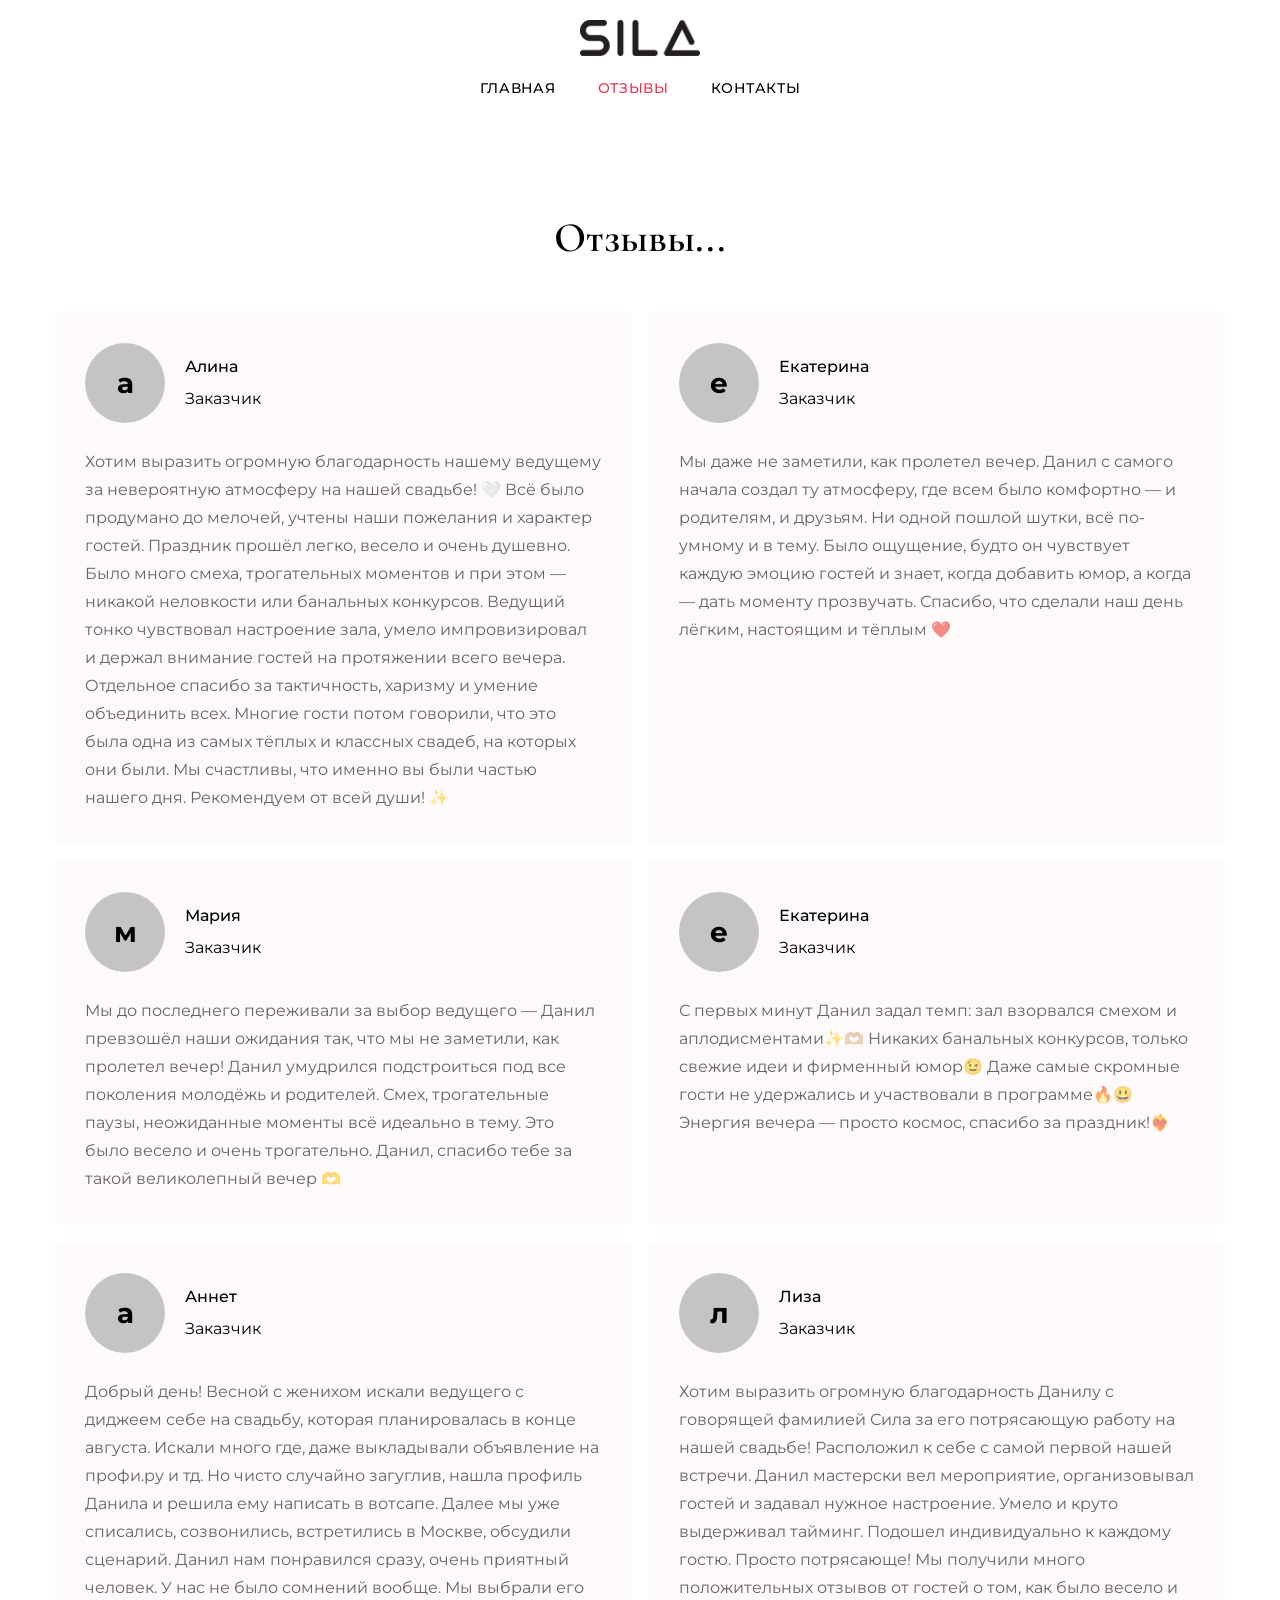
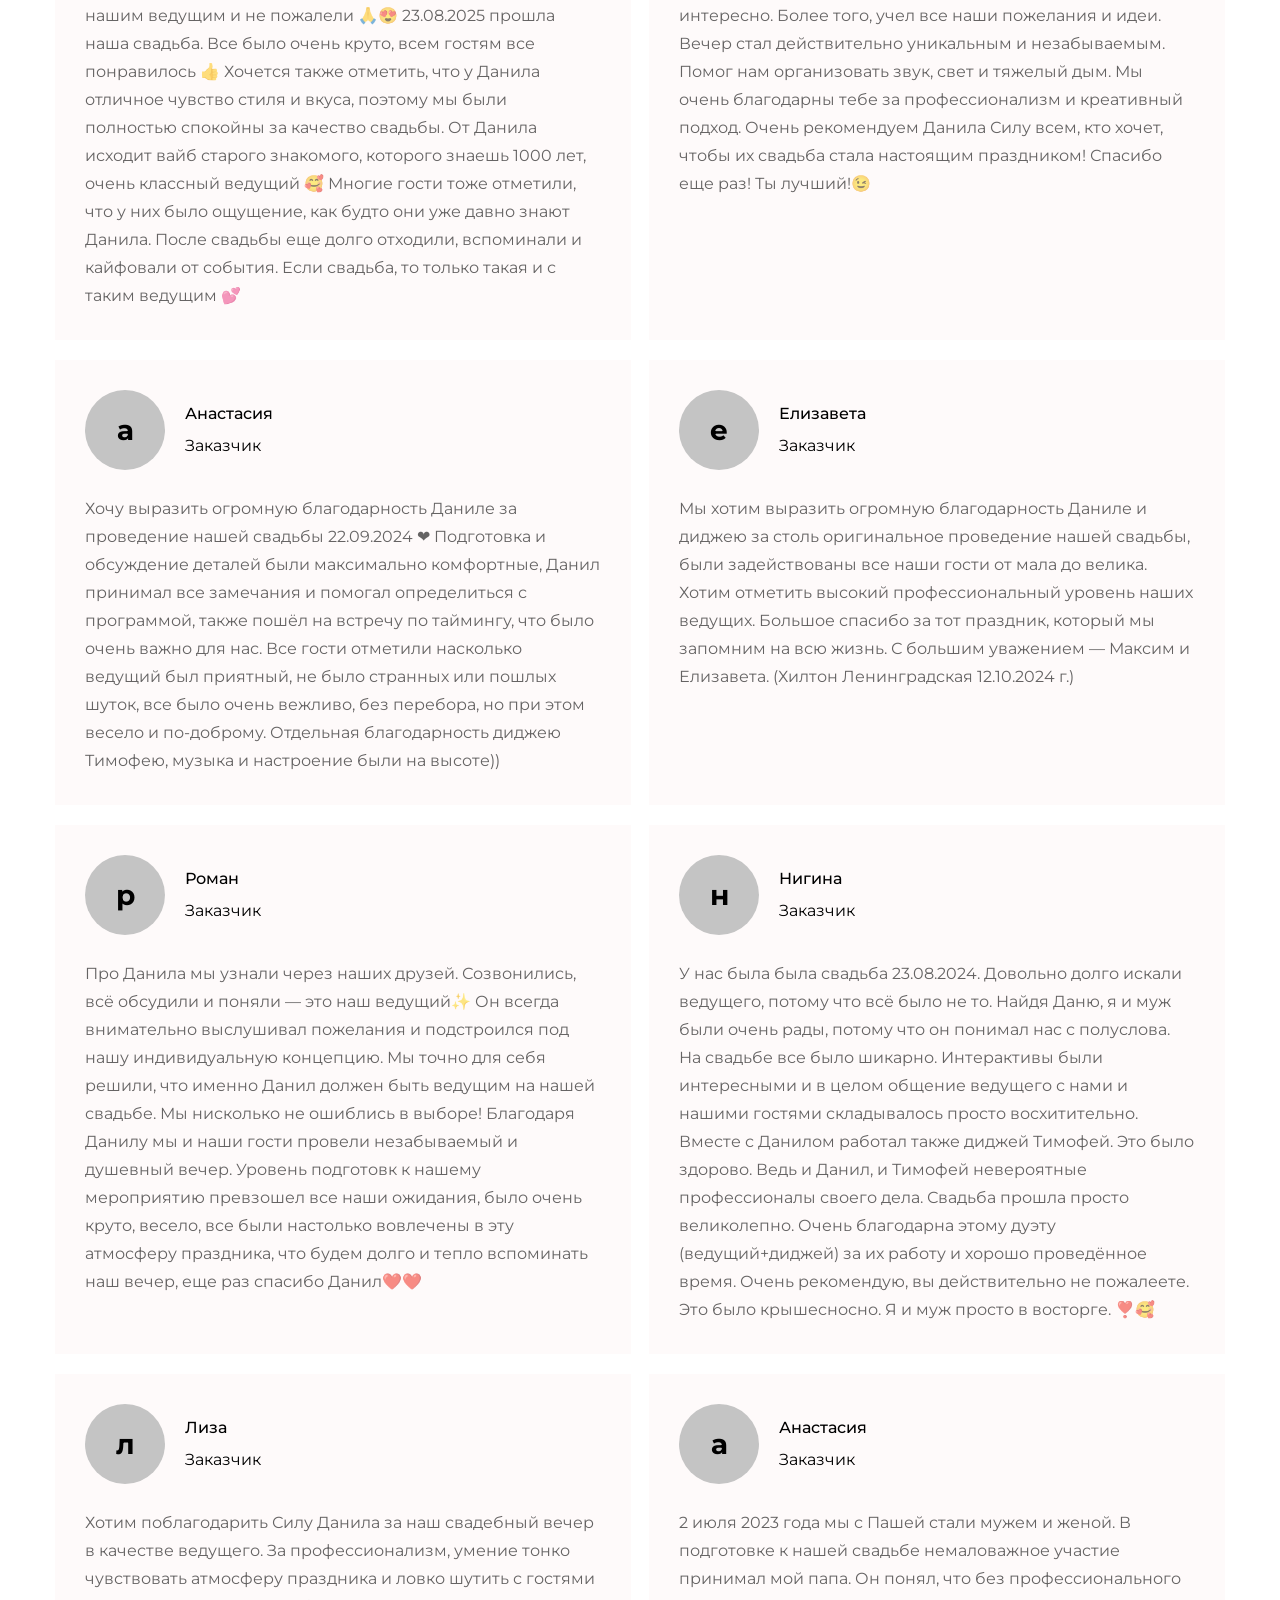
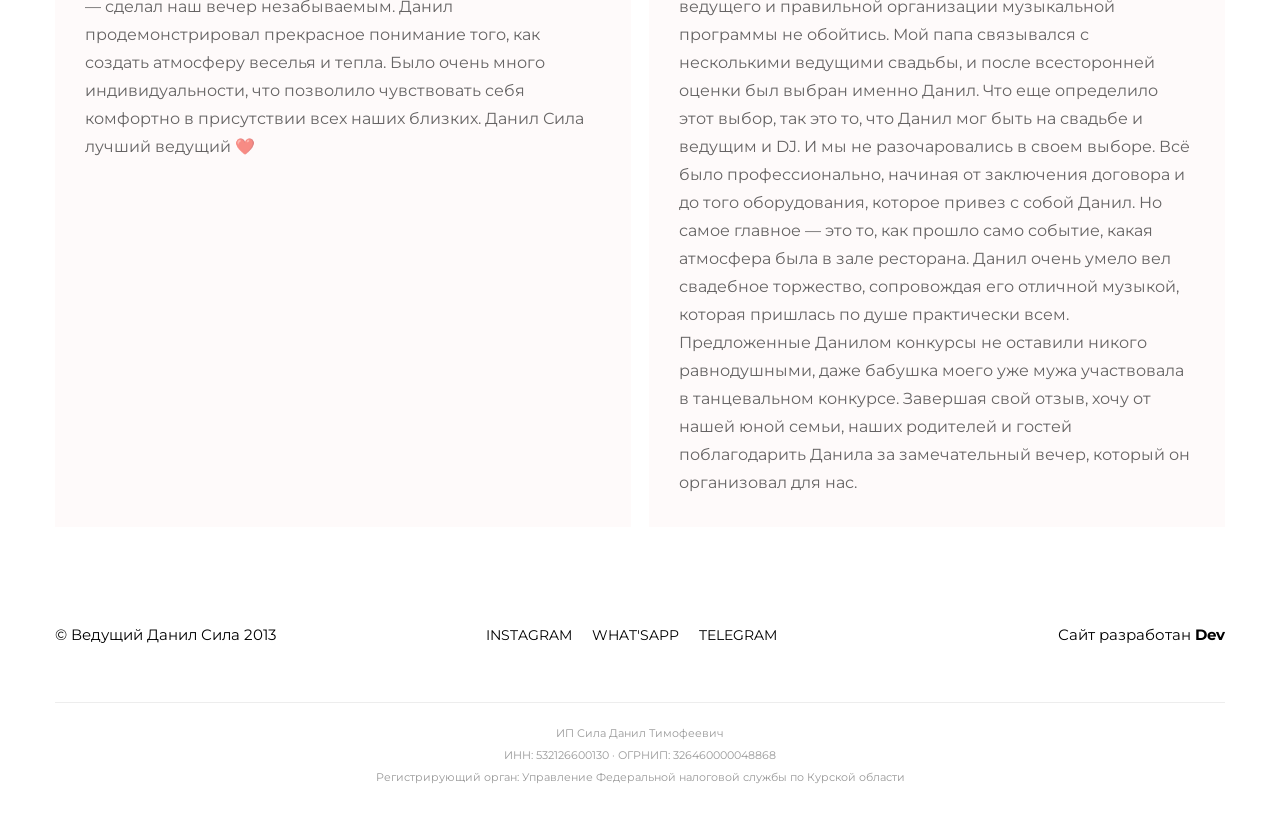
<file: reviews.html>
<!DOCTYPE html>
<html lang="ru">
<head>
    <meta charset="UTF-8" />
    <meta http-equiv="X-UA-Compatible" content="IE=edge" />
    <meta name="viewport" content="width=device-width, initial-scale=1.0" />
    <title>Отзывы</title>
    <link rel="shortcut icon" href="img/favicon.svg" type="image/x-icon" />
    <link rel="stylesheet" href="css/uikit.css?v=543" />
    <link rel="stylesheet" href="css/reviews.css?v=3" />
    <link rel="stylesheet" href="css/general.css?v=3" />
</head>
<body class="document">
    <header class="header">
        <div class="container header__row reveal">
            <div class="header__btn-menu1"></div>
            <a href="index.html" class="header__logo logo"></a>

            <nav class="header__nav">
                <a href="index.html" class="header__nav-link">главная</a>
                <a href="#" class="header__nav-link off-link header__nav-link_active">отзывы</a>
                <a href="contact.html" class="header__nav-link">контакты</a>
            </nav>

            <div class="header__btn-menu">
                <div class="header__btn-line header__btn-line1"></div>
                <div class="header__btn-line header__btn-line2"></div>
                <div class="header__btn-line header__btn-line3"></div>
            </div>
        </div>
    </header>

    <div class="mob-menu">
        <nav class="mob-menu__nav">
            <a href="index.html" class="mob-menu__link mob-menu__margin1">главная</a>
            <a href="#" class="mob-menu__link mob-menu__margin2 off-link mob-memu_link-active">отзывы</a>
            <a href="contact.html" class="mob-menu__link mob-menu__margin3">контакты</a>
        </nav>
    </div>

    <div class="modal">
        <div class="modal__body">
            <div class="modal__btn-close"></div>

            <div class="modal__title">Здесь вы можете оставить
                ваш отзыв</div>
            
            <form enctype="multipart/form-data" method="post" class="modal__form">
                <div class="modal__wrapp-field">
                    <input class="modal__form-field" type="text" maxlength="512" name="author" placeholder="Имя">
                </div>
                <div class="modal__wrapp-field">
                    <input class="modal__form-field" type="text" maxlength="512" name="author_description" placeholder="Кто вы? Заказчик, коллега и т.д.">
                </div>
                <div class="modal__wrapp-field">
                    <textarea class="modal__form-field modal__wrap-field-big" type="text" name="reviews_text" placeholder="Ваш текст"></textarea>
                </div>

                <button class="btn modal__form-send off-link">отправить</button>
            </form>

            <p class="modal__text">Нажимая на кнопку, вы даете согласие на обработку персональных
                данных и соглашаетесь c <a href="#" target="_blank">политикой конфиденциальности</a></p>
        </div>
    </div>

    <main class="main">
        <section class="reviews container">
            <h2 class="main-title reveal">Отзывы...</h2>

            <div class="reviews__container">
                <div class="reviews__card reveal">
                    <div class="reviews__card-head">
                        <div class="reviews__ava">
                            <span>а</span>
                        </div>

                        <div>
                            <div class="reviews__name">Алина</div>

                            <p class="reviews__position">
                                Заказчик
                            </p>
                        </div>
                    </div>

                    <p class="reviews__text">
                        Хотим выразить огромную благодарность нашему ведущему за невероятную атмосферу на нашей свадьбе! 🤍 Всё было продумано до мелочей, учтены наши пожелания и характер гостей. Праздник прошёл легко, весело и очень душевно. Было много смеха, трогательных моментов и при этом — никакой неловкости или банальных конкурсов. Ведущий тонко чувствовал настроение зала, умело импровизировал и держал внимание гостей на протяжении всего вечера. Отдельное спасибо за тактичность, харизму и умение объединить всех. Многие гости потом говорили, что это была одна из самых тёплых и классных свадеб, на которых они были. Мы счастливы, что именно вы были частью нашего дня. Рекомендуем от всей души! ✨
                    </p>
                </div>

                <div class="reviews__card reveal">
                    <div class="reviews__card-head">
                        <div class="reviews__ava">
                            <span>е</span>
                        </div>

                        <div>
                            <div class="reviews__name">Екатерина</div>

                            <p class="reviews__position">
                                Заказчик
                            </p>
                        </div>
                    </div>

                    <p class="reviews__text">
                        Мы даже не заметили, как пролетел вечер. Данил с самого начала создал ту атмосферу, где всем было комфортно — и родителям, и друзьям. Ни одной пошлой шутки, всё по-умному и в тему. Было ощущение, будто он чувствует каждую эмоцию гостей и знает, когда добавить юмор, а когда — дать моменту прозвучать. Спасибо, что сделали наш день лёгким, настоящим и тёплым ❤️
                    </p>
                </div>

                <div class="reviews__card reveal">
                    <div class="reviews__card-head">
                        <div class="reviews__ava">
                            <span>м</span>
                        </div>
                            
                        <div>
                            <div class="reviews__name">Мария</div>

                            <p class="reviews__position">
                                Заказчик
                            </p>
                        </div>
                    </div>

                    <p class="reviews__text">
                        Мы до последнего переживали за выбор ведущего — Данил превзошёл наши ожидания так, что мы не заметили, как пролетел вечер! Данил умудрился подстроиться под все поколения молодёжь и родителей. Смех, трогательные паузы, неожиданные моменты всё идеально в тему. Это было весело и очень трогательно. Данил, спасибо тебе за такой великолепный вечер 🫶 
                    </p>
                </div>

                <div class="reviews__card reveal">
                    <div class="reviews__card-head">
                        <div class="reviews__ava">
                            <span>е</span>
                        </div>

                        <div>
                            <div class="reviews__name">Екатерина</div>

                            <p class="reviews__position">
                                Заказчик
                            </p>
                        </div>
                    </div>

                    <p class="reviews__text">
                        С первых минут Данил задал темп: зал взорвался смехом и аплодисментами✨🫶🏼 Никаких банальных конкурсов, только свежие идеи и фирменный юмор😉 Даже самые скромные гости не удержались и участвовали в программе🔥😃 Энергия вечера — просто космос, спасибо за праздник!❤️‍🔥
                    </p>
                </div>
                
                <div class="reviews__card reveal">
                    <div class="reviews__card-head">
                        <div class="reviews__ava">
                            <span>а</span>
                        </div>

                        <div>
                            <div class="reviews__name">Аннет</div>

                            <p class="reviews__position">
                                Заказчик
                            </p>
                        </div>
                    </div>

                    <p class="reviews__text">
                        Добрый день! Весной с женихом искали ведущего с диджеем себе на свадьбу, которая планировалась в конце августа. Искали много где, даже выкладывали объявление на профи.ру и тд. Но чисто случайно загуглив, нашла профиль Данила и решила ему написать в вотсапе. Далее мы уже списались, созвонились, встретились в Москве, обсудили сценарий. Данил нам понравился сразу, очень приятный человек. У нас не было сомнений вообще. Мы выбрали его нашим ведущим и не пожалели 🙏😍 23.08.2025 прошла наша свадьба. Все было очень круто, всем гостям все понравилось 👍 Хочется также отметить, что у Данила отличное чувство стиля и вкуса, поэтому мы были полностью спокойны за качество свадьбы. От Данила исходит вайб старого знакомого, которого знаешь 1000 лет, очень классный ведущий 🥰 Многие гости тоже отметили, что у них было ощущение, как будто они уже давно знают Данила. После свадьбы еще долго отходили, вспоминали и кайфовали от события. Если свадьба, то только такая и с таким ведущим 💕
                    </p>
                </div>
                
                
                <div class="reviews__card reveal">
                    <div class="reviews__card-head">
                        <div class="reviews__ava">
                            <span>л</span>
                        </div>

                        <div>
                            <div class="reviews__name">Лиза</div>

                            <p class="reviews__position">
                                Заказчик
                            </p>
                        </div>
                    </div>

                    <p class="reviews__text">
                        Хотим выразить огромную благодарность Данилу с говорящей фамилией Сила за его потрясающую работу на нашей свадьбе! Расположил к себе с самой первой нашей встречи. Данил мастерски вел мероприятие, организовывал гостей и задавал нужное настроение. Умело и круто выдерживал тайминг. Подошел индивидуально к каждому гостю. Просто потрясающе! Мы получили много положительных отзывов от гостей о том, как было весело и интересно. Более того, учел все наши пожелания и идеи. Вечер стал действительно уникальным и незабываемым. Помог нам организовать звук, свет и тяжелый дым. Мы очень благодарны тебе за профессионализм и креативный подход. Очень рекомендуем Данила Силу всем, кто хочет, чтобы их свадьба стала настоящим праздником! Спасибо еще раз! Ты лучший!😉
                    </p>
                </div>
                
                <div class="reviews__card reveal">
                    <div class="reviews__card-head">
                        <div class="reviews__ava">
                            <span>а</span>
                        </div>

                        <div>
                            <div class="reviews__name">Анастасия</div>

                            <p class="reviews__position">
                                Заказчик
                            </p>
                        </div>
                    </div>

                    <p class="reviews__text">
                        Хочу выразить огромную благодарность Даниле за проведение нашей свадьбы 22.09.2024 ❤ Подготовка и обсуждение деталей были максимально комфортные, Данил принимал все замечания и помогал определиться с программой, также пошёл на встречу по таймингу, что было очень важно для нас. Все гости отметили насколько ведущий был приятный, не было странных или пошлых шуток, все было очень вежливо, без перебора, но при этом весело и по-доброму. Отдельная благодарность диджею Тимофею, музыка и настроение были на высоте))
                    </p>
                </div>
                
                <div class="reviews__card reveal">
                    <div class="reviews__card-head">
                        <div class="reviews__ava">
                            <span>е</span>
                        </div>

                        <div>
                            <div class="reviews__name">Елизавета</div>

                            <p class="reviews__position">
                                Заказчик
                            </p>
                        </div>
                    </div>

                    <p class="reviews__text">
                        Мы хотим выразить огромную благодарность Даниле и диджею за столь оригинальное проведение нашей свадьбы, были задействованы все наши гости от мала до велика. Хотим отметить высокий профессиональный уровень наших ведущих. Большое спасибо за тот праздник, который мы запомним на всю жизнь. С большим уважением — Максим и Елизавета. (Хилтон Ленинградская 12.10.2024 г.)
                    </p>
                </div>
                
                <div class="reviews__card reveal">
                    <div class="reviews__card-head">
                        <div class="reviews__ava">
                            <span>р</span>
                        </div>

                        <div>
                            <div class="reviews__name">Роман</div>

                            <p class="reviews__position">
                                Заказчик
                            </p>
                        </div>
                    </div>

                    <p class="reviews__text">
                        Про Данила мы узнали через наших друзей. Созвонились, всё обсудили и поняли — это наш ведущий✨ Он всегда внимательно выслушивал пожелания и подстроился под нашу индивидуальную концепцию. Мы точно для себя решили, что именно Данил должен быть ведущим на нашей свадьбе. Мы нисколько не ошиблись в выборе! Благодаря Данилу мы и наши гости провели незабываемый и душевный вечер. Уровень подготовк к нашему мероприятию превзошел все наши ожидания, было очень круто, весело, все были настолько вовлечены в эту атмосферу праздника, что будем долго и тепло вспоминать наш вечер, еще раз спасибо Данил❤️❤️
                    </p>
                </div>
                
                <div class="reviews__card reveal">
                    <div class="reviews__card-head">
                        <div class="reviews__ava">
                            <span>н</span>
                        </div>

                        <div>
                            <div class="reviews__name">Нигина</div>

                            <p class="reviews__position">
                                Заказчик
                            </p>
                        </div>
                    </div>

                    <p class="reviews__text">
                        У нас была была свадьба 23.08.2024. Довольно долго искали ведущего, потому что всё было не то. Найдя Даню, я и муж были очень рады, потому что он понимал нас с полуслова. На свадьбе все было шикарно. Интерактивы были интересными и в целом общение ведущего с нами и нашими гостями складывалось просто восхитительно. Вместе с Данилом работал также диджей Тимофей. Это было здорово. Ведь и Данил, и Тимофей невероятные профессионалы своего дела. Свадьба прошла просто великолепно. Очень благодарна этому дуэту (ведущий+диджей) за их работу и хорошо проведённое время. Очень рекомендую, вы действительно не пожалеете. Это было крышесносно. Я и муж просто в восторге. ❣️🥰
                    </p>
                </div>
                
                <div class="reviews__card reveal">
                    <div class="reviews__card-head">
                        <div class="reviews__ava">
                            <span>л</span>
                        </div>

                        <div>
                            <div class="reviews__name">Лиза</div>

                            <p class="reviews__position">
                                Заказчик
                            </p>
                        </div>
                    </div>

                    <p class="reviews__text">
                        Хотим поблагодарить Силу Данила за наш свадебный вечер в качестве ведущего. За профессионализм, умение тонко чувствовать атмосферу праздника и ловко шутить с гостями — сделал наш вечер незабываемым. Данил продемонстрировал прекрасное понимание того, как создать атмосферу веселья и тепла. Было очень много индивидуальности, что позволило чувствовать себя комфортно в присутствии всех наших близких. Данил Сила лучший ведущий ❤️
                    </p>
                </div>
                
                <div class="reviews__card reveal">
                    <div class="reviews__card-head">
                        <div class="reviews__ava">
                            <span>а</span>
                        </div>

                        <div>
                            <div class="reviews__name">Анастасия</div>

                            <p class="reviews__position">
                                Заказчик
                            </p>
                        </div>
                    </div>

                    <p class="reviews__text">
                        2 июля 2023 года мы с Пашей стали мужем и женой. В подготовке к нашей свадьбе немаловажное участие принимал мой папа. Он понял, что без профессионального ведущего и правильной организации музыкальной программы не обойтись. Мой папа связывался с несколькими ведущими свадьбы, и после всесторонней оценки был выбран именно Данил. Что еще определило этот выбор, так это то, что Данил мог быть на свадьбе и ведущим и DJ. И мы не разочаровались в своем выборе. Всё было профессионально, начиная от заключения договора и до того оборудования, которое привез с собой Данил. Но самое главное — это то, как прошло само событие, какая атмосфера была в зале ресторана. Данил очень умело вел свадебное торжество, сопровождая его отличной музыкой, которая пришлась по душе практически всем. Предложенные Данилом конкурсы не оставили никого равнодушными, даже бабушка моего уже мужа участвовала в танцевальном конкурсе. Завершая свой отзыв, хочу от нашей юной семьи, наших родителей и гостей поблагодарить Данила за замечательный вечер, который он организовал для нас.
                    </p>
                </div>
                
            </div>
        </section>
        <!-- /.reviews container -->
    </main>

    <footer class="footer">
        <div class="container footer__row">
            <div class="footer__copyter">© Ведущий Данил Сила 2013</div>

            <div class="social">
                <a href="https://www.instagram.com/dt_sila/?utm_medium=copy_link" class="social__link" target="_blank">
                    instagram
                </a>
                <a href="https://wa.me/79151111215" class="social__link" target="_blank">
                    what'sApp
                </a>
                <a href="https://t.me/+79153033503" class="social__link social__link-telegram" target="_blank">
                    telegram
                </a>
            </div>

            <div class="footer__created">
                Сайт разработан <a href="https://www.behance.net/sila_timofei" target="_blank">Dev</a>
            </div>

            <div class="social1">
                <a href="https://www.instagram.com/dt_sila/?utm_medium=copy_link" class="social__link" target="_blank">
                    instagram
                </a>
                <a href="https://wa.me/79151111215" class="social__link" target="_blank">
                    what'sApp
                </a>
                <a href="https://t.me/+79153033503" class="social__link social__link-telegram" target="_blank">
                    telegram
                </a>
            </div>
        </div>
        <!-- /.container -->
    </footer>

    <div class="legal-details" aria-label="Сведения об индивидуальном предпринимателе">
            <p class="sila-legal-name">ИП Сила Данил Тимофеевич</p>
            <p>ИНН: 532126600130 · ОГРНИП: 326460000048868</p>
            <p>Регистрирующий орган: Управление Федеральной налоговой службы по Курской области</p>
    </div>

    <script>
        window.addEventListener('DOMContentLoaded', () => {
            //modal: close/open
            const modal = document.querySelector('.modal'),
                btnModal = document.querySelector('.reviews__btn-add'),
                btnCloseModal = document.querySelector('.modal__btn-close'),
                modalBody = modal.querySelector('.modal__body'),
                doc = document.querySelector('.document');

            btnModal.addEventListener('click', () => {
                modal.style.cssText = 'opacity: 1; pointer-events: all;';
                doc.style.overflow = 'hidden';
                modalBody.style.cssText = 'margin-top: 100px;';
            });

            btnCloseModal.addEventListener('click', () => {
                modal.style.cssText = '';
                doc.style.overflow = '';
                modalBody.style.cssText = '';

                clearActiveInput(wrapInput);
            });

            function clearActiveInput(i) {
                i.forEach(item => {
                    item.classList.remove('modal__field-border');
                });
            }

            let input = document.querySelectorAll('.modal__form-field'),
                wrapInput = document.querySelectorAll('.modal__wrapp-field');

            input.forEach(i => {
                i.addEventListener('click', function (e) {
                    let i = e.target;

                    clearActiveInput(wrapInput);

                    i.parentElement.classList.add('modal__field-border');
                });
            });


            let btnSend = document.querySelector('.modal__form-send');

            btnSend.addEventListener('click', () => {
                input.forEach(i => {
                    i.value = '';
                });

                clearActiveInput(wrapInput);
            });
        });
    </script>
    <script src="js/main.js"></script>
</body>
</html>
</file>
<file: css/reviews.css>
.main-title {
    margin-bottom: 50px;
}

.container-btn {
    justify-content: center;
}

.reviews__btn-add {
    margin-bottom: 40px;
    padding-left: 30px;
    padding-right: 50px;
}

.reviews__btn-add::after {
    position: absolute;
    content: '';
    right: 14px;
    top: 50%;
    transform: translateY(-50%);
    background-image: url('../img/plus.svg');
    background-repeat: no-repeat;
    background-position: center;
    width: 20px;
    height: 18px;
    transition: 0.5s;
}

.reviews__btn-add:hover:after {
    background-image: url('../img/plus-white.svg');
}

.reviews__container {
    display: flex;
    justify-content: space-between;
    flex-wrap: wrap;
    margin-bottom: -20px;
}

.reviews__card {
    width: 576px;
    padding: 30px;
    background-color: #FEFAFA;
    font-family: 'Montserrat', sans-serif;
    margin-bottom: 20px;
}

.reviews__card-head {
    display: flex;
    align-items: center;
    margin-bottom: 25px;
}

.reviews__ava {
    display: flex;
    justify-content: center;
    align-items: center;
    min-width: 80px;
    height: 80px;
    border-radius: 50%;
    background-color: #C4C4C4;
    margin-right: 20px;
}

.reviews__ava > span {
    font-size: 28px;
    font-weight: 700;
}

.reviews__name {
    font-weight: 500;
    margin-bottom: 16px;
}

.reviews__text {
    line-height: 28px;
    opacity: 0.6;
}


.modal__body {
    background-color: white;
}

.modal__title {
    font-family: 'Cormorant', serif;
    font-weight: 700;
    font-size: 28px;
    line-height: 34px;
    margin-bottom: 45px;
    white-space: pre-line;
}

.modal__form {
    display: flex;
    flex-direction: column;
    align-items: flex-start;
    max-width: 600px;
    margin-bottom: 30px;
}

.modal__wrapp-field {
    position: relative;
    margin-bottom: 20px;
    width: 100%;
    background-color: #FDECE8;
}

.modal__wrapp-field::before {
    position: absolute;
    content: '';
    width: 0;
    height: 1px;
    left: 0;
    bottom: -1px;
    background-color: #ED3551;
    transition: 0.4s;
}

.modal__wrapp-field:hover:before {
    width: 100%;
}

.modal__field-border::before {
    width: 100%;
}

.modal__form-field {
    border: none;
    outline: none;
    width: 100%;
    background-color: transparent;
    font-family: 'Montserrat', sans-serif;
    font-size: 14px;
    padding: 14px;
}

.modal__wrap-field-big {
    resize: none;
    height: 200px;
}

.modal__text {
    white-space: pre-line;
    font-family: 'Montserrat', sans-serif;
    font-size: 14px;
    line-height: 24px;
    white-space: pre-line;
}

.modal__form-send {
    padding: 16px 50px;
    background-color: transparent;
}

.modal__form-send:hover {
    color: #f7db00;
}

.modal__text > a {
    text-decoration: none;
    color: #005CCF;
    transition: 0.3s;
}

.modal__text > a:hover {
    color: #ED3551;
}



@media screen and (max-width:1200px) {
    .reviews__container {
        margin-right: -1%;
        margin-bottom: -1%;
    }

    .reviews__card {
        width: 49%;
        margin-right: 1%;
        margin-bottom: 1%;
    }
}

@media screen and (max-width:940px) {
    .reviews__container {
        margin-right: 0;
        margin-bottom: -20px;
    }

    .reviews__card {
        width: 100%;
        margin-right: 0;
        margin-bottom: 20px;
    }
}


@media screen and (max-width:390px) {
    .reviews__card-head {
        flex-direction: column;
        align-items: flex-start;
    }

    .reviews__ava {
        margin-bottom: 16px;
        margin-right: 0;
    }
}
</file>
<file: css/general.css>
@charset "UTF-8";

@media screen and (max-width:1200px) {
	.container {
		padding-left: 15px;
		padding-right: 15px;
	}

	.gallery {
		margin-bottom: -1%;
	}

	.gallery__wrap-photo {
		width: 32.6666667%;
		margin-bottom: 1%;
	}
}

/* mobile + tablet */
@media screen and (max-width:940px){
  
	.desktop{display:none!important;}

	.scrollbox{overflow:auto;overflow:-moz-scrollbars-none!important;}
  	.scrollbox::-webkit-scrollbar{display:none;}
}

/* mobile */
@media screen and (max-width:640px){
}

/* tablet + desktop */
@media screen and (min-width:641px){
}  

/* tablet */    
    
@media screen and (min-width:641px) and (max-width:940px){
}     
    
/* desktop */    
@media screen and (min-width:941px){

    .mobile{display:none!important;}
}
</file>
